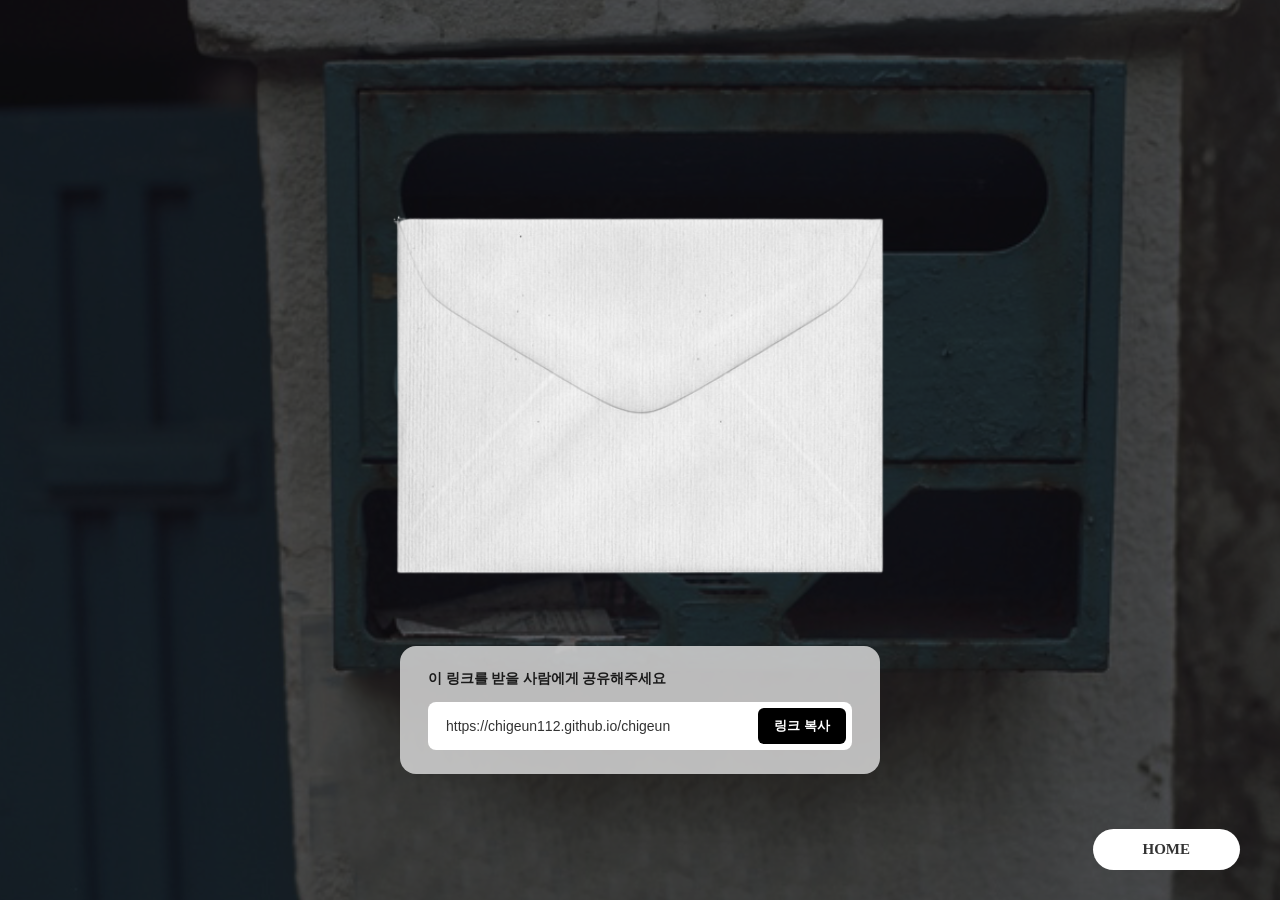
<file: html/last.html>
<!DOCTYPE html>
<html lang="ko">
<head>
    <meta charset="UTF-8">
    <meta name="viewport" content="width=device-width, initial-scale=1.0">
    <title>POMOOD</title>
    <link rel="stylesheet" href="../css/last.css">
</head>
<body>
  <div class="main-container">
  
    <img src="last내용.png" class="letter-img" alt="편지지">

    
    <div class="share-box">
      <p class="share-title">이 링크를 받을 사람에게 공유해주세요</p>
      <div class="link-input-group">
        <input type="text" class="link-url" value="https://chigeun112.github.io/chigeun" readonly>
        <button type="button" class="copy-btn">링크 복사</button>
      </div>
    </div>
  </div>

 
  <button type="button" class="home-btn">HOME</button>
</body>
</html>
</file>
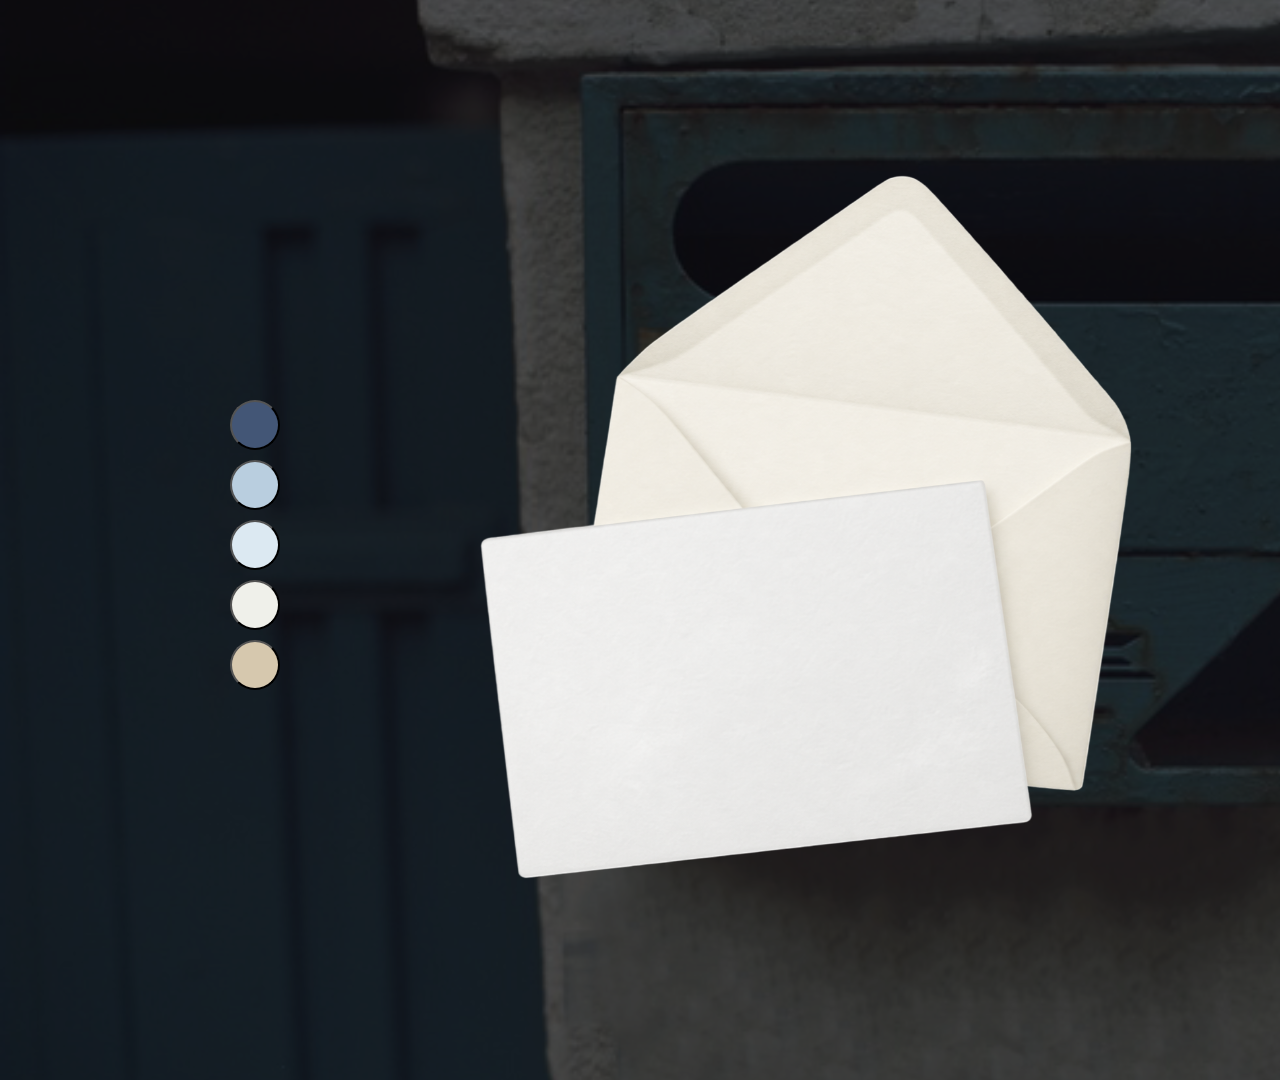
<file: html/page3.html>
<!DOCTYPE html>
<html lang="en">
<head>
    <meta charset="UTF-8">
    <meta name="viewport" content="width=device-width, initial-scale=1.0">
    <title>Pomood</title>
    <link rel="stylesheet" href="../css/page3.css" />
</head>
<body>
    <div class = "box1">
        <div class = "text1">
            <h4>3.봉투의 색깔을 골라주세요</h4>
        </div>

        <div class = "latterimg">
            <img id="envelope" src="../assets/편지지-봉투-아이보리.png">
        </div>

        <button class="colorButton colorButton1" id="ButtonColor1" data-img = "../assets/편지지-봉투-딥슬레이트블루.png"></button>
        <button class="colorButton colorButton2" id="ButtonColor2" data-img = "../assets/편지지-봉투-파우더블루.png"></button>
        <button class="colorButton colorButton3" id="ButtonColor3" data-img = "../assets/편지지-봉투-아이스블루.png"></button>
        <button class="colorButton colorButton4" id="ButtonColor4" data-img = "../assets/편지지-봉투-아이보리.png"></button>
        <button class="colorButton colorButton5" id="ButtonColor5" data-img = "../assets/편지지-봉투-베이지.png"></button>
    
    </div>
    <div class = next>
      <a href="second.html">next</a>
    </div>
</body>
<script>
    const envelope = document.getElementById("envelope");
    const buttons = document.querySelectorAll(".colorButton");

    buttons.forEach(function (btn) { //buttons에 있는거 하나씩 꺼내서 btn이라고 부름
        btn.addEventListener("click", function () { //만약에 btn이 클릭이라는 행동을 감지하면
            envelope.src = btn.dataset.img; //이미지(아까 지정한 아이디)를 그 아이디에 맞는 이미지로 바꿔라
        });
    });
</script>
</html>
</file>
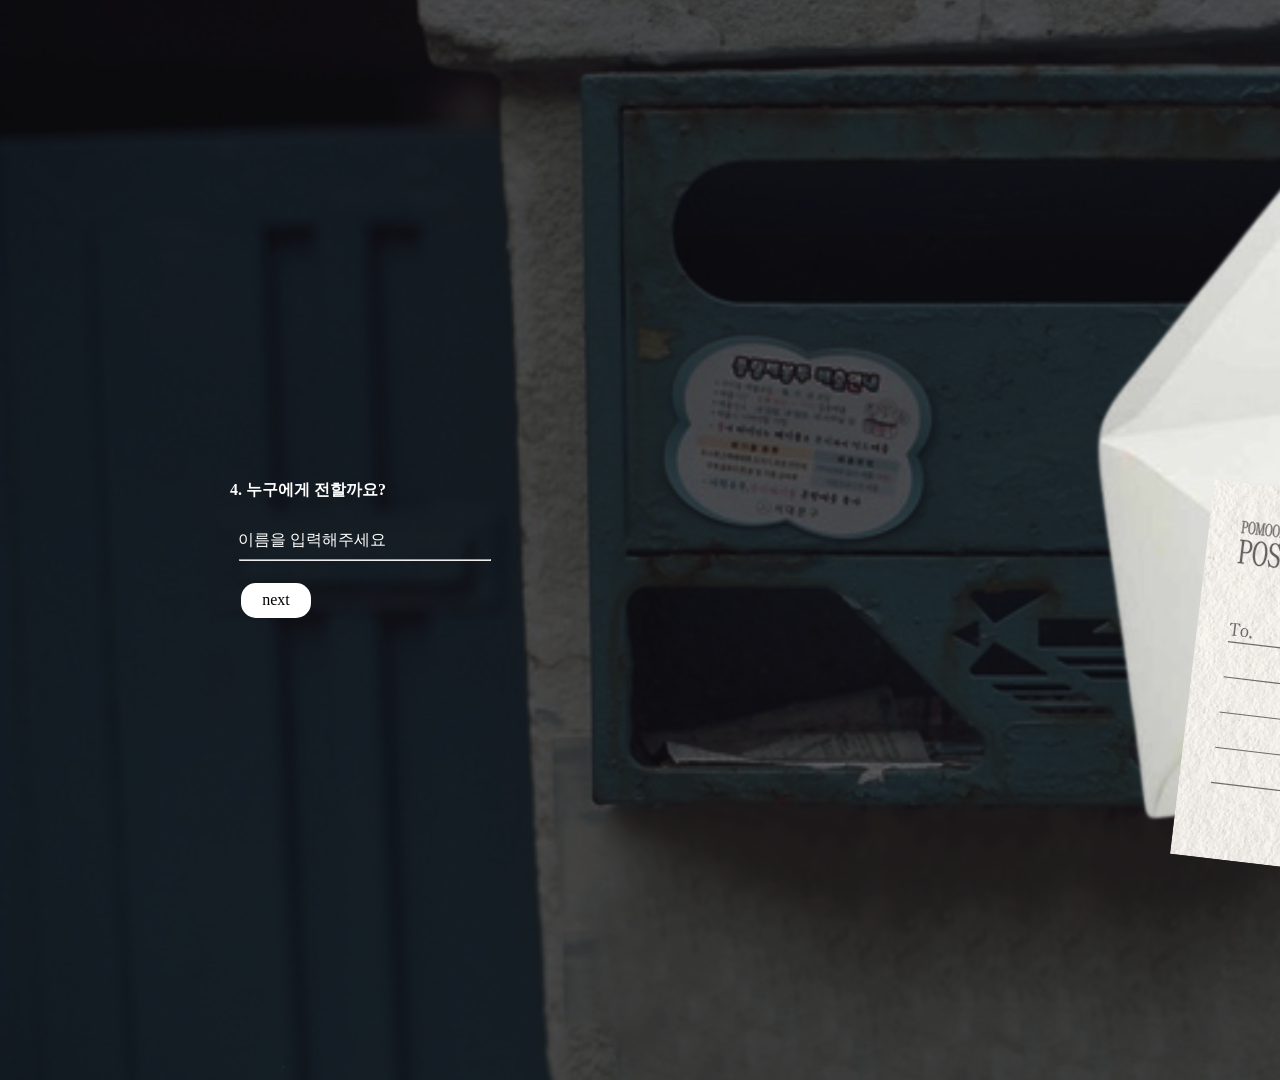
<file: html/page4.html>
<!doctype html>
<html lang="ko">
  <head>
    <meta charset="UTF-8" />
    <meta name="viewport" content="width=device-width, initial-scale=1.0" />
    <title>Pomood</title>
    <link rel="stylesheet" href="../css/page4.css" />
  </head>
  <body>
    <div class="latter">
      <div class = "text1">
          <h4>4. 누구에게 전할까요?</h4>
      </div>

      <div class = "text2">
        <input type="text" class="input" placeholder="이름을 입력해주세요" />
      </div>
      <hr>

      <div class = "latterimg">
        <img src="../assets/편지지.svg" />
      </div>
      
      <div class = "latterimg2">
        <img src="../assets/편지지지.svg" />
      </div>
      <div class = next>
      <a href="second.html">next</a>
    </div>

    </div>

  
    
    
    <script src="../js/script.js"></script>
  </body>
</html>
</file>
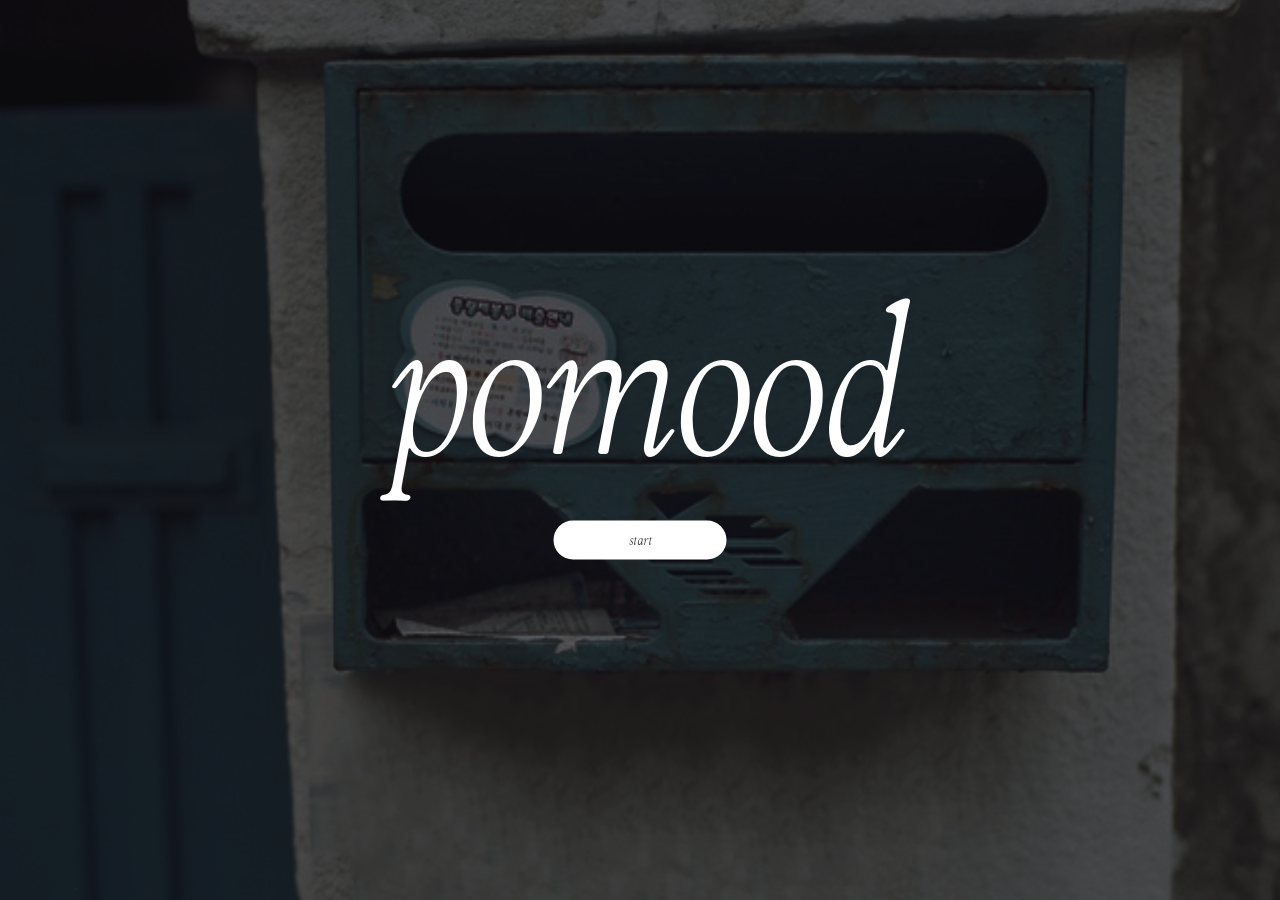
<file: html/start.html>
<!DOCTYPE html>
<html lang="ko">
<head>
    <meta charset="UTF-8">
    <meta name="viewport" content="width=device-width, initial-scale=1.0">
    <title>POMOOD</title>
     <link rel="stylesheet" href="../css/start.css">
</head>
<body>
    <div class="img">
        <div class="content">
            <div class="title-text">
                pomood
                <button type="button" class="start-btn">start</button>
            </div>
        </div>
        <div class="img-cover"></div>
    </div>
</body>
</html>
</file>
<file: css/last.css>
body {
  margin: 0;
  height: 100vh;
  overflow: hidden;
  background-image: url("../html/내용 (1).svg");
  background-repeat: no-repeat;
  background-position: center;
  background-size: cover;
  background-attachment: fixed;
}


.main-container {
  display: flex;
  flex-direction: column;
  justify-content: center;
  align-items: center;
  min-height: 100vh;
}


.letter-img {
  width: 540px;
  height: auto;
  display: block;
}


.share-box {
  background-color: rgba(215, 215, 215, 0.85);
  padding: 24px 28px;
  border-radius: 16px;
  width: 480px;
  box-sizing: border-box;
  margin-top: -20px; 
}

.share-title {
  margin: 0 0 14px 0;
  font-size: 14px;
  font-weight: bold;
  color: #1a1a1a;
  text-align: left;
}

.link-input-group {
  display: flex;
  align-items: center;
  background-color: #ffffff;
  padding: 6px 6px 6px 16px;
  border-radius: 8px;
}

.link-url {
  border: none;
  outline: none;
  width: 100%;
  font-size: 14px;
  color: #333333;
  margin-right: 10px;
  background: transparent;
}

.copy-btn {
  background-color: #000000;
  color: #ffffff;
  border: none;
  padding: 9px 16px;
  border-radius: 6px;
  font-size: 13px;
  font-weight: bold;
  cursor: pointer;
  white-space: nowrap;
}


.home-btn {
  position: absolute;
  bottom: 30px;
  right: 40px;
  background-color: white;
  color: #333;
  border: none;
  border-radius: 50px; 
  padding: 12px 50px; 
  font-family: inherit;
  font-size: 15px;
  font-weight: bold;
  cursor: pointer;
  transition: transform 0.2s ease, background-color 0.2s ease;
}

.home-btn:hover {
  background-color: #f0f0f0;
}
</file>
<file: css/page3.css>
body {
  width: 1920px;
  height: 1080px;
  margin: 0;

  background-size : cover;
  background-image : url('../assets/배겨.svg');
  background-repeat : no-repeat;
}

.box1 {
    /*padding으로 인해 공백이
   생겨서 그걸 무시하고 이미지를 올리기 위한 코드 (기준점 역할)*/
    position: relative;
}

.text1 {
    padding-left: 1569px;
    padding-top: 555px;
    color: #fff;
}

.latterimg {

    width: 797px;
    height: 792px;

    /*자유롭게 배치할 수 있게 해주는 코드*/
    position: absolute; 
    top: 135px;
    left: 430px;

    /*글자보다 위에 나올수 있게*/
    z-index: 1;

}

.latterimg img {
    width: 100%;    /* 이미지를 상자 크기에 맞추기 */
    height: 100%;
}

.next {
  background-color: #fff;
  width: 50px;
  height: 15px;
  padding: 10px;
  margin-top: -15px;
  margin-left: 1680px;
  border-radius: 15px;

  /*가운데 정렬*/
  display: flex;
  justify-content: center;
  align-items: center;
}

a {
  text-decoration: none;
  color: #000;
}

.colorButton1 {
    position: absolute;
    top: 400px;      
    left: 230px;

    width: 50px;
    height: 50px;
    border-radius: 50%;
    background-color: #435676;
}

.colorButton2 {
    position: absolute;
    top: 460px;      
    left: 230px;

    width: 50px;
    height: 50px;
    border-radius: 50%;
    background-color: #B9CEDF;
}

.colorButton3 {
    position: absolute;
    top: 520px;      
    left: 230px;

    width: 50px;
    height: 50px;
    border-radius: 50%;
    background-color: #DCE9F2;
}

.colorButton4 {
    position: absolute;
    top: 580px;      
    left: 230px;

    width: 50px;
    height: 50px;
    border-radius: 50%;
    background-color: #EFF0EA;
}

.colorButton5 {
    position: absolute;
    top: 640px;      
    left: 230px;

    width: 50px;
    height: 50px;
    border-radius: 50%;
    background-color: #D6C8AE;
}
</file>
<file: css/page4.css>
body {
  width: 1920px;
  height: 1080px;
  margin: 0;

  background-size : cover;
  background-image : url('../assets/배겨.svg');
  background-repeat : no-repeat;
}
  
.latter {
  width: 1920px;
  height: 1080px;
  display: flex;
  align-items: center;
}

.text1 {
  margin-left: 230px;
  margin-bottom: 100px;
  color: #fff;
}

.text2 {
  color: #fff;
  margin-left: -150px;
}

.latterimg {
  margin-left: 1000px; 
  transform: scaleX(-1);
  position: absolute;
  z-index: 0;
}

.latterimg2 {
  margin-left: 1170px; 
  margin-top: 320px;
  position: absolute;
  z-index: 1;
}

.input {
  border: none;
  outline: none;
  background: none;
  color: #fff;
}

.input::placeholder {
  color: #fff;
  font-size: 16px;
}

hr {
  width: 250px;
  height: 0.4px;
  background-color: #fff;
  margin: 0;
  margin-left: -170px;
  margin-top: 40px;
}

.next {
  background-color: #fff;
  width: 50px;
  height: 15px;
  padding: 10px;
  margin-top: 120px;
  margin-left: -250px;
  border-radius: 15px;

  /*가운데 정렬*/
  display: flex;
  justify-content: center;
  align-items: center;
}

a {
  text-decoration: none;
  color: #000;
}
</file>
<file: css/start.css>
@font-face {
  font-family: 'ZTBrosOskon'; 
  src: url('./font/ZTBrosOskon90s-LightItalic.otf') format('opentype'); 
  font-weight: 300; 
  font-style: italic;
}

* {
  margin: 0;
  padding: 0;
  box-sizing: border-box;
}

body {
  height: 100vh;
  overflow: hidden;
  background-image: url("../html/내용 (1).svg");
  background-repeat: no-repeat;
  background-position: center;
  background-size: cover;
  background-attachment: fixed;
  
  font-family: 'ZTBrosOskon', sans-serif;
  font-weight: 300;
  font-style: italic;
}

.content {
  position: relative;
  display: flex;
  flex-direction: column;
  align-items: center;
  justify-content: center;
  width: 100%;
  height: 100vh;
  padding-bottom: 12vh;
}

.title-text {
  color: white;
  font-size: 16vw;
  font-weight: 300;
  line-height: 1;
  user-select: none;
}

.start-btn {
  position: absolute;
  top: 60%;
  left: 50%;
  transform: translate(-50%, -50%);
  background-color: white;
  color: #333;
  border: none;
  border-radius: 50px; 
  padding: 10px 75px; 
  font-family: inherit;
  font-style: normal; 
  font-size: 15px;
  cursor: pointer;
  transition: transform 0.2s ease, background-color 0.2s ease;
}

.start-btn:hover {
  background-color: #f0f0f0;
  transform: translate(-50%, -50%) scale(1.05);
}
</file>
